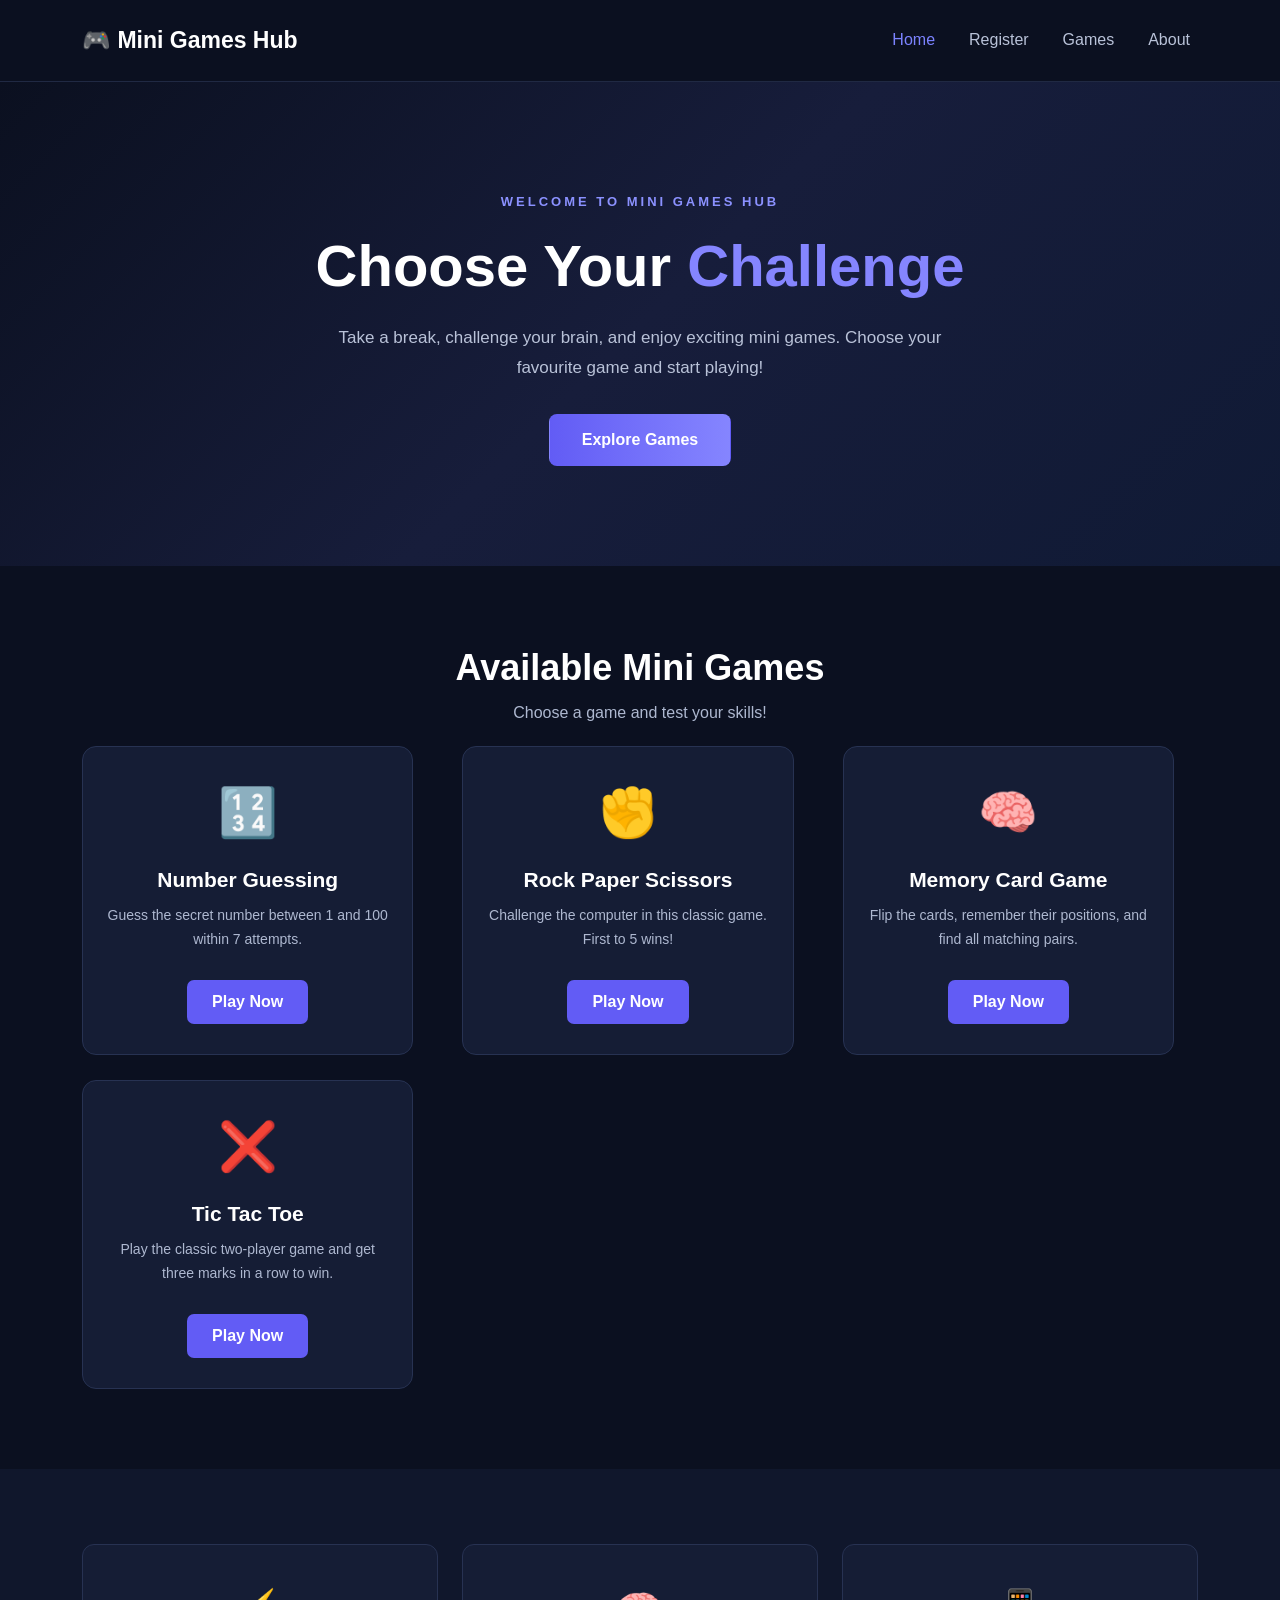
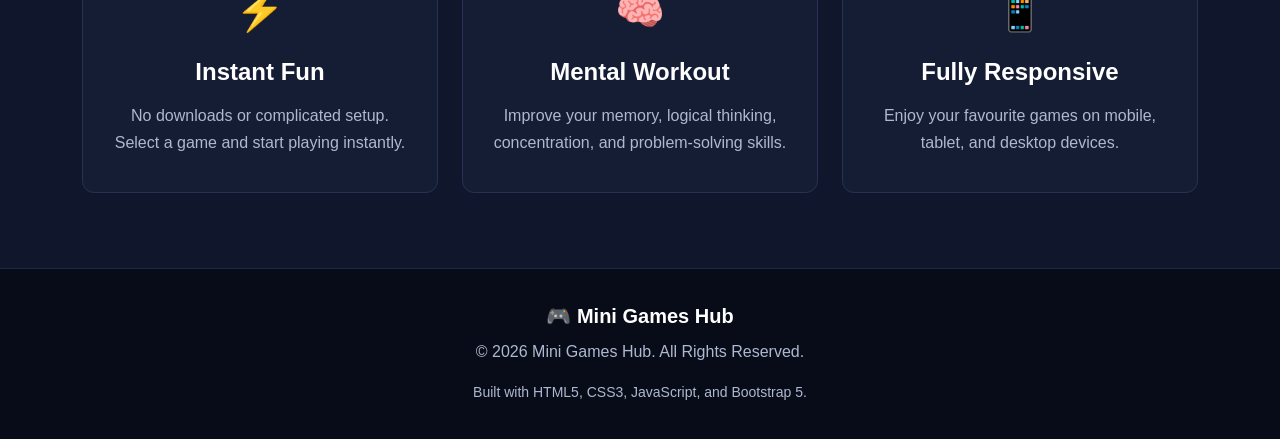
<file: index.html>
<!DOCTYPE html>
<html lang="en">
<head>
    <meta charset="UTF-8">
    <meta name="viewport" content="width=device-width, initial-scale=1.0">

    <title>Mini Games Hub</title>

    <!-- Bootstrap 5 -->
    <link href="https://cdn.jsdelivr.net/npm/bootstrap@5.3.3/dist/css/bootstrap.min.css" rel="stylesheet">

    <!-- Custom CSS -->
    <link rel="stylesheet" href="css/style.css">
</head>

<body>

    <!-- Navigation Bar -->
    <nav class="navbar navbar-expand-lg navbar-dark">
        <div class="container">
            <a class="navbar-brand fw-bold" href="index.html">
                🎮 Mini Games Hub
            </a>

            <button class="navbar-toggler" type="button"
                data-bs-toggle="collapse" data-bs-target="#navbarMenu">
                <span class="navbar-toggler-icon"></span>
            </button>

            <div class="collapse navbar-collapse" id="navbarMenu">
                <ul class="navbar-nav ms-auto">
                    <li class="nav-item">
                        <a class="nav-link active" href="index.html">Home</a>
                    </li>
                    <li class="nav-item">
                        <a class="nav-link" href="register.html">Register</a>
                    </li>
                    <li class="nav-item">
                        <a class="nav-link" href="#games">Games</a>
                    </li>
                    <li class="nav-item">
                        <a class="nav-link" href="about.html">About</a>
                    </li>
                </ul>
            </div>
        </div>
    </nav>

    <!-- Hero Section -->
    <section class="hero-section">
        <div class="container text-center">
            <p class="hero-tag">WELCOME TO MINI GAMES HUB</p>

            <h1>Choose Your <span>Challenge</span></h1>

            <p class="hero-description">
                Take a break, challenge your brain, and enjoy exciting
                mini games. Choose your favourite game and start playing!
            </p>

            <a href="#games" class="btn play-btn">
                Explore Games
            </a>
        </div>
    </section>

    <!-- Games Section -->
    <section class="games-section" id="games">
        <div class="container">

            <div class="section-heading text-center">
                <h2>Available Mini Games</h2>
                <p>Choose a game and test your skills!</p>
            </div>

            <!-- Cards generated using JavaScript -->
            <div class="row g-4" id="gamesContainer"></div>

        </div>
    </section>

    <!-- Features Section -->
    <section class="features-section">
        <div class="container">
            <div class="row g-4">

                <div class="col-md-4">
                    <div class="feature-card">
                        <div class="feature-icon">⚡</div>
                        <h4>Instant Fun</h4>
                        <p>
                            No downloads or complicated setup.
                            Select a game and start playing instantly.
                        </p>
                    </div>
                </div>

                <div class="col-md-4">
                    <div class="feature-card">
                        <div class="feature-icon">🧠</div>
                        <h4>Mental Workout</h4>
                        <p>
                            Improve your memory, logical thinking,
                            concentration, and problem-solving skills.
                        </p>
                    </div>
                </div>

                <div class="col-md-4">
                    <div class="feature-card">
                        <div class="feature-icon">📱</div>
                        <h4>Fully Responsive</h4>
                        <p>
                            Enjoy your favourite games on mobile,
                            tablet, and desktop devices.
                        </p>
                    </div>
                </div>

            </div>
        </div>
    </section>

    <!-- Footer -->
    <footer class="footer">
        <div class="container text-center">
            <h5>🎮 Mini Games Hub</h5>
            <p>© 2026 Mini Games Hub. All Rights Reserved.</p>
            <small>
                Built with HTML5, CSS3, JavaScript, and Bootstrap 5.
            </small>
        </div>
    </footer>

    <!-- Bootstrap JavaScript -->
    <script src="https://cdn.jsdelivr.net/npm/bootstrap@5.3.3/dist/js/bootstrap.bundle.min.js"></script>

    <!-- Custom JavaScript -->
    <script src="js/index.js"></script>

</body>
</html>
</file>
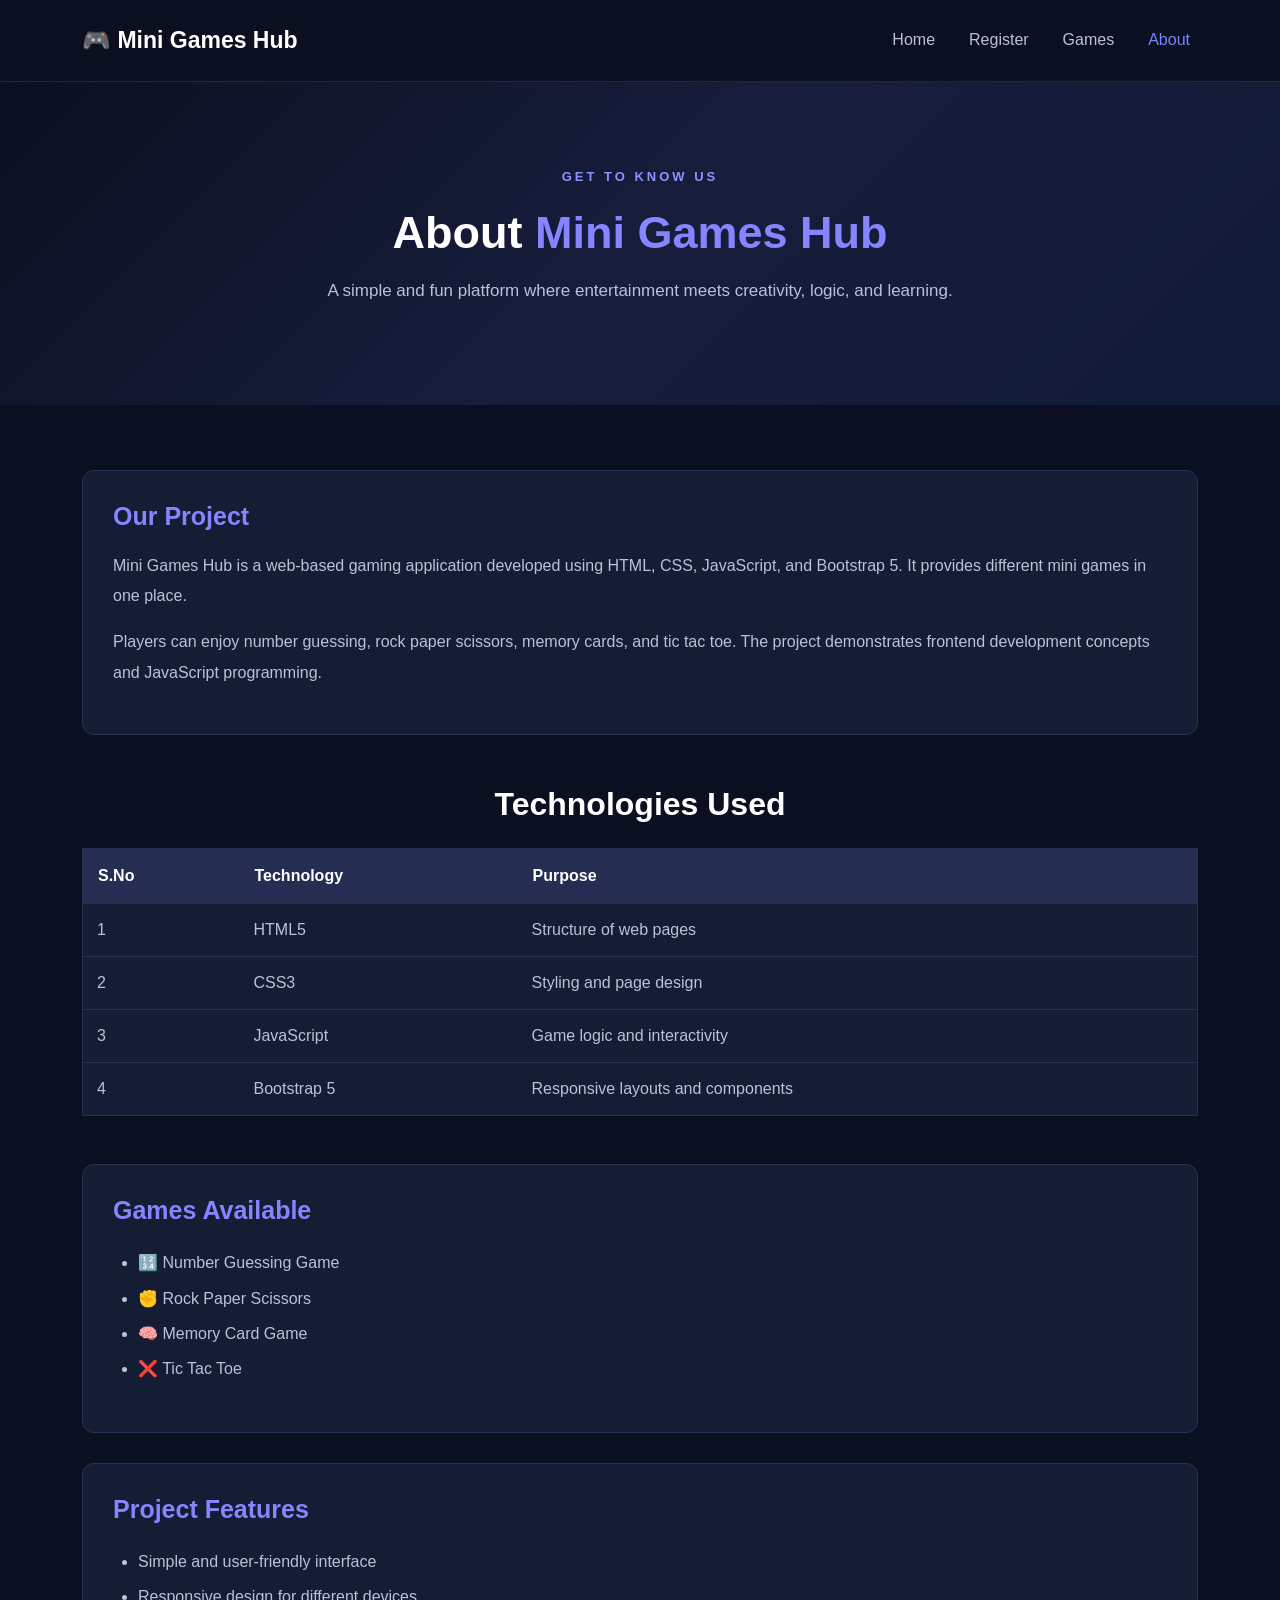
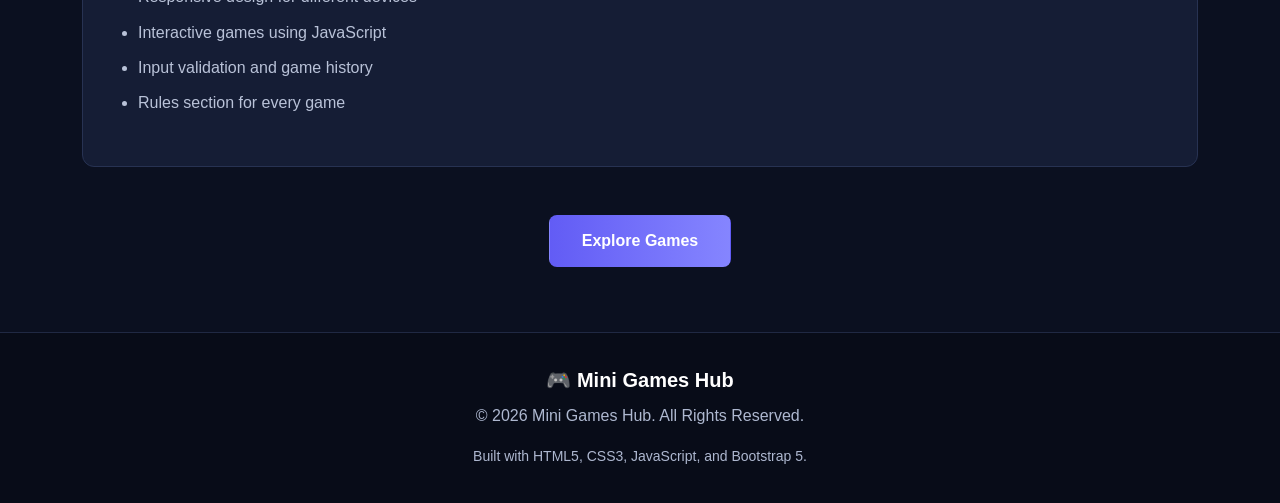
<file: about.html>
<!DOCTYPE html>
<html lang="en">
<head>
    <meta charset="UTF-8">
    <meta name="viewport" content="width=device-width, initial-scale=1.0">

    <title>About - Mini Games Hub</title>

    <link href="https://cdn.jsdelivr.net/npm/bootstrap@5.3.3/dist/css/bootstrap.min.css" rel="stylesheet">
    <link rel="stylesheet" href="css/style.css">
</head>

<body>

    <!-- Navbar -->
    <nav class="navbar navbar-expand-lg navbar-dark">
        <div class="container">

            <a class="navbar-brand fw-bold" href="index.html">
                🎮 Mini Games Hub
            </a>

            <button class="navbar-toggler" type="button"
                data-bs-toggle="collapse" data-bs-target="#navbarMenu">
                <span class="navbar-toggler-icon"></span>
            </button>

            <div class="collapse navbar-collapse" id="navbarMenu">
                <ul class="navbar-nav ms-auto">

                    <li class="nav-item">
                        <a class="nav-link" href="index.html">Home</a>
                    </li>

                    <li class="nav-item">
                        <a class="nav-link" href="register.html">Register</a>
                    </li>

                    <li class="nav-item">
                        <a class="nav-link" href="index.html#games">Games</a>
                    </li>

                    <li class="nav-item">
                        <a class="nav-link active" href="about.html">About</a>
                    </li>

                </ul>
            </div>
        </div>
    </nav>

    <!-- About Hero -->
    <section class="about-hero">
        <div class="container text-center">
            <p class="hero-tag">GET TO KNOW US</p>

            <h1>About <span>Mini Games Hub</span></h1>

            <p>
                A simple and fun platform where entertainment meets
                creativity, logic, and learning.
            </p>
        </div>
    </section>

    <!-- Project Information -->
    <section class="about-section">
        <div class="container">

            <div class="about-content">
                <h2>Our Project</h2>

                <p>
                    Mini Games Hub is a web-based gaming application
                    developed using HTML, CSS, JavaScript, and Bootstrap 5.
                    It provides different mini games in one place.
                </p>

                <p>
                    Players can enjoy number guessing, rock paper scissors,
                    memory cards, and tic tac toe. The project demonstrates
                    frontend development concepts and JavaScript programming.
                </p>
            </div>

            <!-- Technologies -->
            <h2 class="text-center about-heading">Technologies Used</h2>

            <div class="table-responsive">
                <table class="table technology-table">

                    <thead>
                        <tr>
                            <th>S.No</th>
                            <th>Technology</th>
                            <th>Purpose</th>
                        </tr>
                    </thead>

                    <tbody>
                        <tr>
                            <td>1</td>
                            <td>HTML5</td>
                            <td>Structure of web pages</td>
                        </tr>

                        <tr>
                            <td>2</td>
                            <td>CSS3</td>
                            <td>Styling and page design</td>
                        </tr>

                        <tr>
                            <td>3</td>
                            <td>JavaScript</td>
                            <td>Game logic and interactivity</td>
                        </tr>

                        <tr>
                            <td>4</td>
                            <td>Bootstrap 5</td>
                            <td>Responsive layouts and components</td>
                        </tr>
                    </tbody>

                </table>
            </div>

            <!-- Games List -->
            <div class="about-content mt-5">

                <h2>Games Available</h2>

                <ul class="about-game-list">
                    <li>🔢 Number Guessing Game</li>
                    <li>✊ Rock Paper Scissors</li>
                    <li>🧠 Memory Card Game</li>
                    <li>❌ Tic Tac Toe</li>
                </ul>

            </div>

            <!-- Project Features -->
            <div class="about-content mt-4">

                <h2>Project Features</h2>

                <ul class="about-game-list">
                    <li>Simple and user-friendly interface</li>
                    <li>Responsive design for different devices</li>
                    <li>Interactive games using JavaScript</li>
                    <li>Input validation and game history</li>
                    <li>Rules section for every game</li>
                </ul>

            </div>

            <div class="text-center mt-5">
                <a href="index.html#games" class="btn play-btn">
                    Explore Games
                </a>
            </div>

        </div>
    </section>

    <!-- Footer -->
    <footer class="footer">
        <div class="container text-center">
            <h5>🎮 Mini Games Hub</h5>
            <p>© 2026 Mini Games Hub. All Rights Reserved.</p>
            <small>Built with HTML5, CSS3, JavaScript, and Bootstrap 5.</small>
        </div>
    </footer>

</body>
</html>
</file>
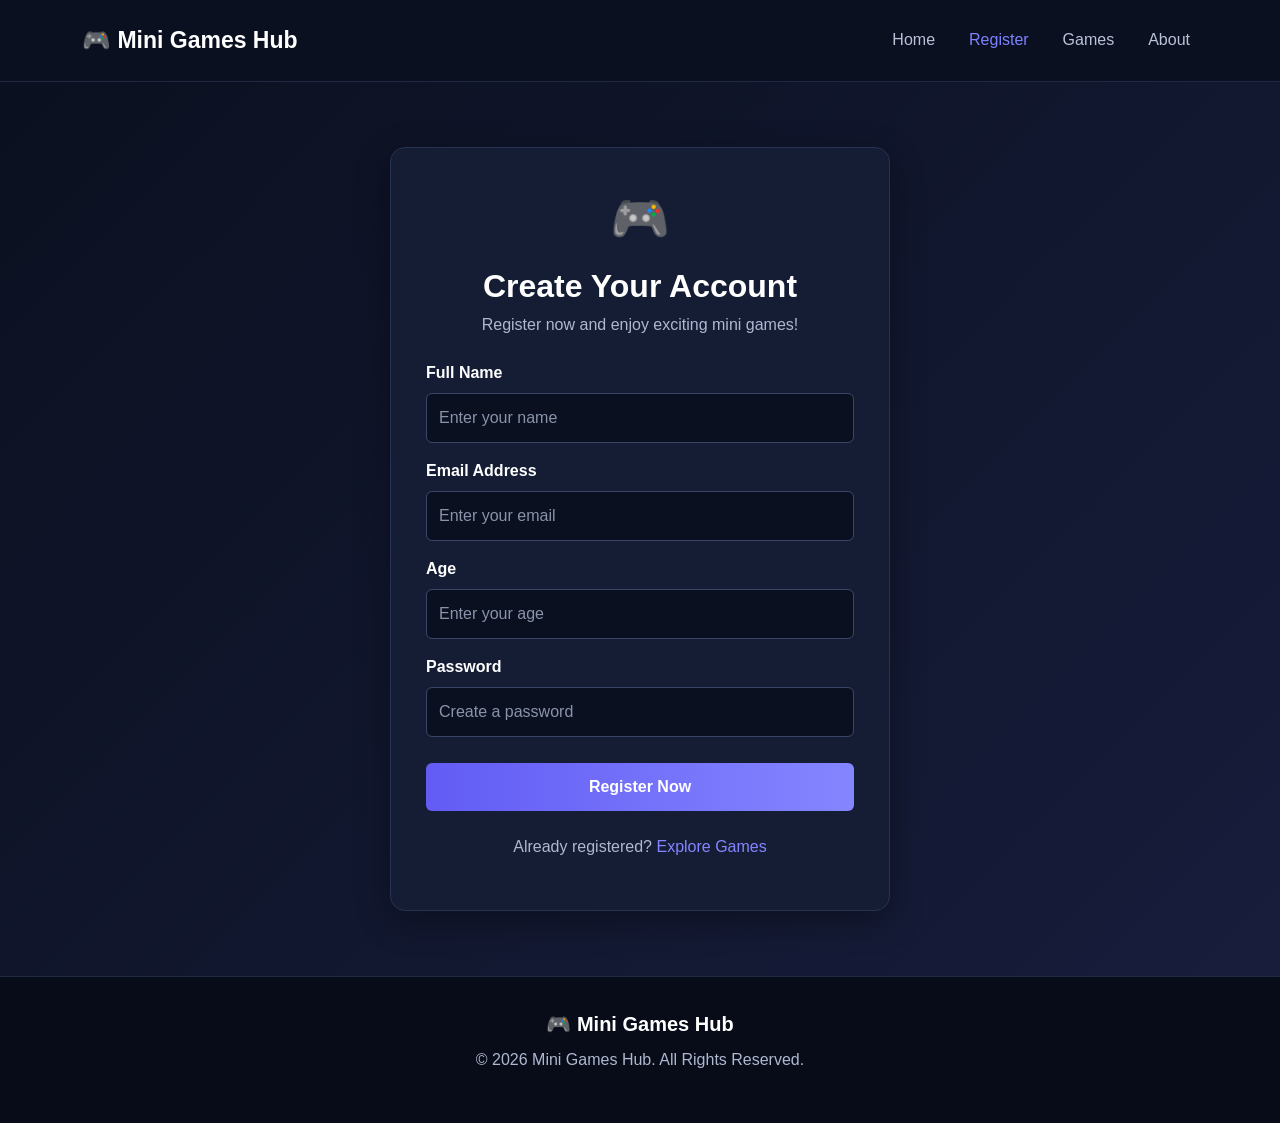
<file: register.html>
<!DOCTYPE html>
<html lang="en">
<head>
    <meta charset="UTF-8">
    <meta name="viewport" content="width=device-width, initial-scale=1.0">

    <title>Register - Mini Games Hub</title>

    <link href="https://cdn.jsdelivr.net/npm/bootstrap@5.3.3/dist/css/bootstrap.min.css" rel="stylesheet">
    <link rel="stylesheet" href="css/style.css">
</head>

<body>

    <!-- Navbar -->
    <nav class="navbar navbar-expand-lg navbar-dark">
        <div class="container">

            <a class="navbar-brand fw-bold" href="index.html">
                🎮 Mini Games Hub
            </a>

            <button class="navbar-toggler" type="button"
                data-bs-toggle="collapse" data-bs-target="#navbarMenu">
                <span class="navbar-toggler-icon"></span>
            </button>

            <div class="collapse navbar-collapse" id="navbarMenu">
                <ul class="navbar-nav ms-auto">
                    <li class="nav-item">
                        <a class="nav-link" href="index.html">Home</a>
                    </li>

                    <li class="nav-item">
                        <a class="nav-link active" href="register.html">Register</a>
                    </li>

                    <li class="nav-item">
                        <a class="nav-link" href="index.html#games">Games</a>
                    </li>

                    <li class="nav-item">
                        <a class="nav-link" href="about.html">About</a>
                    </li>
                </ul>
            </div>

        </div>
    </nav>

    <!-- Registration Section -->
    <section class="register-section">

        <div class="container">

            <div class="register-card">

                <div class="text-center mb-4">
                    <div class="register-icon">🎮</div>

                    <h2>Create Your Account</h2>

                    <p>Register now and enjoy exciting mini games!</p>
                </div>

                <form id="registerForm" novalidate>

                    <!-- Name -->
                    <div class="mb-3">
                        <label for="playerName" class="form-label">
                            Full Name
                        </label>

                        <input type="text" class="form-control"
                            id="playerName"
                            placeholder="Enter your name">

                        <small class="error-message" id="nameError"></small>
                    </div>

                    <!-- Email -->
                    <div class="mb-3">
                        <label for="playerEmail" class="form-label">
                            Email Address
                        </label>

                        <input type="text" class="form-control"
                            id="playerEmail"
                            placeholder="Enter your email">

                        <small class="error-message" id="emailError"></small>
                    </div>

                    <!-- Age -->
                    <div class="mb-3">
                        <label for="playerAge" class="form-label">
                            Age
                        </label>

                        <input type="number" class="form-control"
                            id="playerAge"
                            placeholder="Enter your age">

                        <small class="error-message" id="ageError"></small>
                    </div>

                    <!-- Password -->
                    <div class="mb-3">
                        <label for="playerPassword" class="form-label">
                            Password
                        </label>

                        <input type="password" class="form-control"
                            id="playerPassword"
                            placeholder="Create a password">

                        <small class="error-message" id="passwordError"></small>
                    </div>

                    <button type="submit" class="btn register-btn w-100">
                        Register Now
                    </button>

                    <div id="successMessage" class="success-message mt-3"></div>

                </form>

                <p class="text-center mt-4">
                    Already registered?
                    <a href="index.html">Explore Games</a>
                </p>

            </div>

        </div>

    </section>

    <!-- Footer -->
    <footer class="footer">
        <div class="container text-center">
            <h5>🎮 Mini Games Hub</h5>
            <p>© 2026 Mini Games Hub. All Rights Reserved.</p>
        </div>
    </footer>

    <script src="js/register.js"></script>

</body>
</html>
</file>
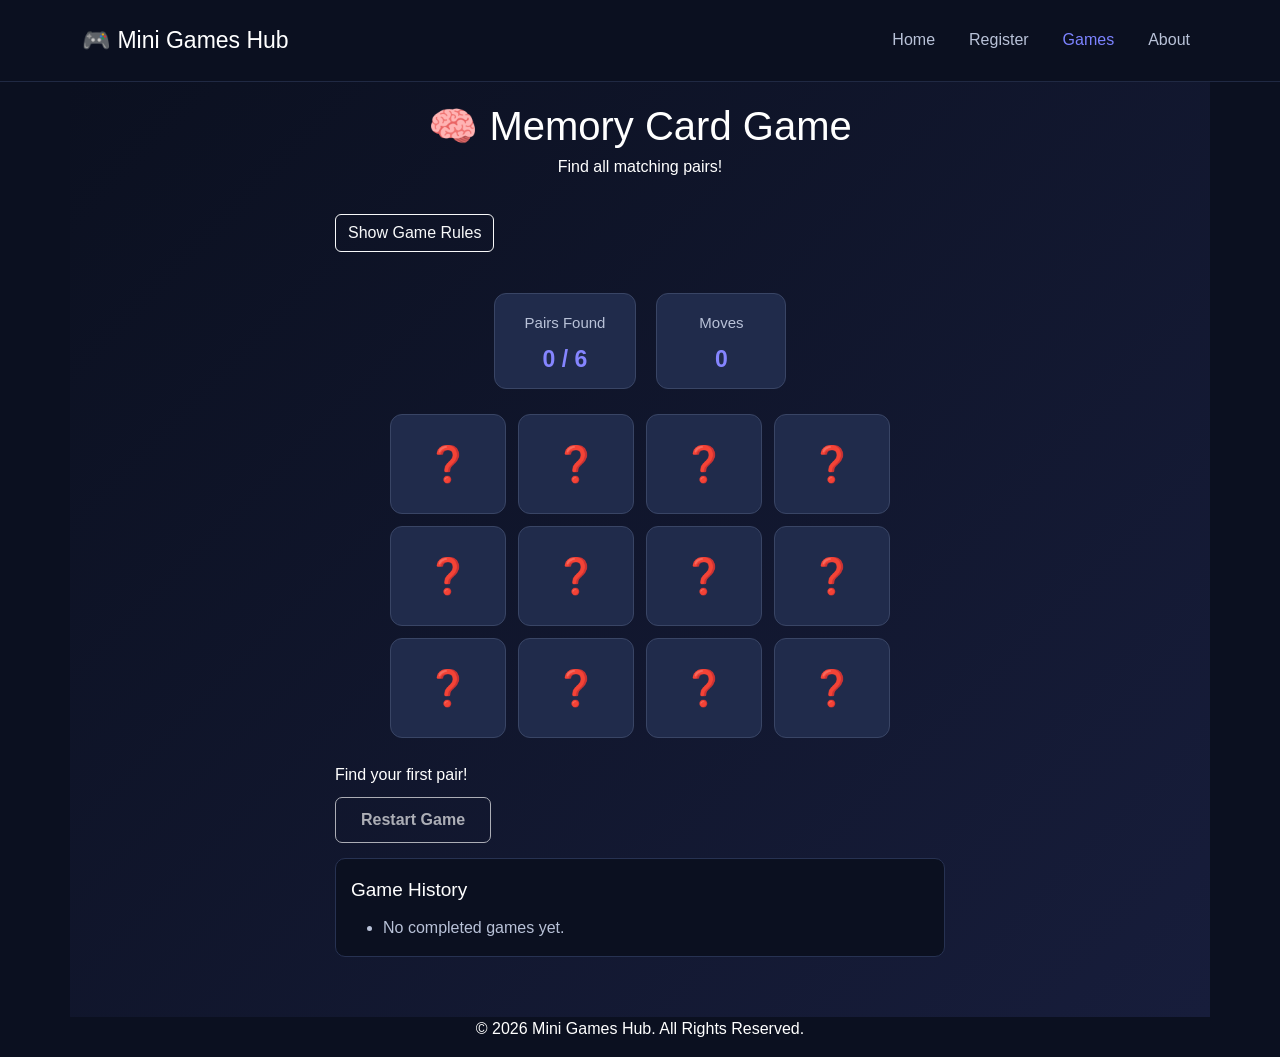
<file: games/memory-game.html>
<!DOCTYPE html>
<html lang="en">
<head>
    <meta charset="UTF-8">
    <meta name="viewport" content="width=device-width, initial-scale=1.0">
    <title>Memory Card Game | Mini Games Hub</title>

    <link href="https://cdn.jsdelivr.net/npm/bootstrap@5.3.3/dist/css/bootstrap.min.css" rel="stylesheet">
    <link rel="stylesheet" href="../css/style.css">
</head>

<body>

    <nav class="navbar navbar-expand-lg navbar-dark">
        <div class="container">
            <a class="navbar-brand" href="../index.html">🎮 Mini Games Hub</a>

            <button class="navbar-toggler" type="button" data-bs-toggle="collapse" data-bs-target="#navbarMenu">
                <span class="navbar-toggler-icon"></span>
            </button>

            <div class="collapse navbar-collapse" id="navbarMenu">
                <ul class="navbar-nav ms-auto">
                    <li class="nav-item"><a class="nav-link" href="../index.html">Home</a></li>
                    <li class="nav-item"><a class="nav-link" href="../register.html">Register</a></li>
                    <li class="nav-item"><a class="nav-link active" href="../index.html#games">Games</a></li>
                    <li class="nav-item"><a class="nav-link" href="../about.html">About</a></li>
                </ul>
            </div>
        </div>
    </nav>

    <main class="container game-page">

        <h1 class="text-center mb-2">🧠 Memory Card Game</h1>
        <p class="text-center game-subtitle">Find all matching pairs!</p>

        <div class="game-container">

            <button id="rulesButton" class="btn btn-outline-light mb-3">
                Show Game Rules
            </button>

            <div id="rulesContent" class="rules-box mb-4" hidden>
                <h5>How to Play</h5>
                <ul>
                    <li>There are 12 cards containing 6 matching pairs.</li>
                    <li>Click two cards to reveal their symbols.</li>
                    <li>Matching cards remain open.</li>
                    <li>Unmatched cards flip back after one second.</li>
                    <li>Find all six pairs to win the game.</li>
                </ul>
            </div>

            <div class="memory-stats">
                <div class="memory-stat">
                    <h5>Pairs Found</h5>
                    <p><span id="pairsFound">0</span> / 6</p>
                </div>

                <div class="memory-stat">
                    <h5>Moves</h5>
                    <p id="movesCount">0</p>
                </div>
            </div>

            <div id="memoryBoard" class="memory-board"></div>

            <div id="memoryResult" class="game-result">
                Find your first pair!
            </div>

            <button id="restartButton" class="btn game-btn mt-3" disabled>
                Restart Game
            </button>

            <div class="history-box mt-4">
                <h4>Game History</h4>
                <ul id="memoryHistory">
                    <li>No completed games yet.</li>
                </ul>
            </div>

        </div>
    </main>

    <footer class="text-center">
        <p>© 2026 Mini Games Hub. All Rights Reserved.</p>
    </footer>

    <script src="../js/memory-game.js"></script>
    <script src="https://cdn.jsdelivr.net/npm/bootstrap@5.3.3/dist/js/bootstrap.bundle.min.js"></script>

</body>
</html>
</file>
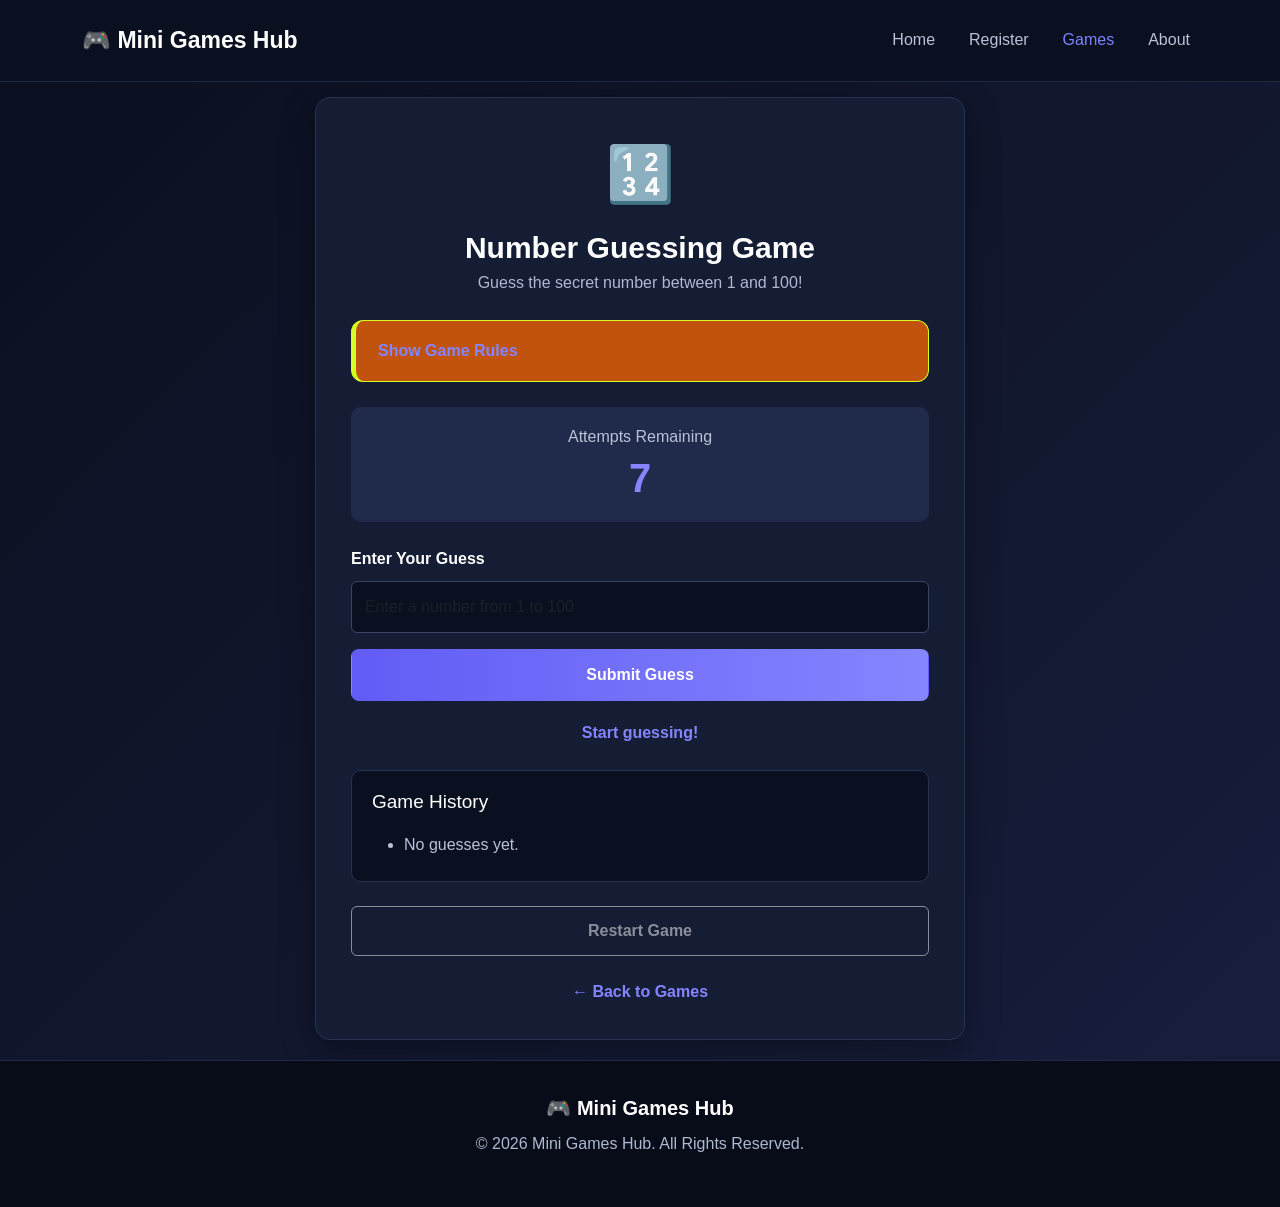
<file: games/number-guessing.html>
<!DOCTYPE html>
<html lang="en">
<head>
    <meta charset="UTF-8">
    <meta name="viewport" content="width=device-width, initial-scale=1.0">

    <title>Number Guessing - Mini Games Hub</title>

    <link href="https://cdn.jsdelivr.net/npm/bootstrap@5.3.3/dist/css/bootstrap.min.css" rel="stylesheet">
    <link rel="stylesheet" href="../css/style.css">
</head>

<body>

    <!-- Navbar -->
    <nav class="navbar navbar-expand-lg navbar-dark">
        <div class="container">

            <a class="navbar-brand fw-bold" href="../index.html">
                🎮 Mini Games Hub
            </a>

            <button class="navbar-toggler" type="button"
                data-bs-toggle="collapse" data-bs-target="#navbarMenu">
                <span class="navbar-toggler-icon"></span>
            </button>

            <div class="collapse navbar-collapse" id="navbarMenu">
                <ul class="navbar-nav ms-auto">
                    <li class="nav-item">
                        <a class="nav-link" href="../index.html">Home</a>
                    </li>

                    <li class="nav-item">
                        <a class="nav-link" href="../register.html">Register</a>
                    </li>

                    <li class="nav-item">
                        <a class="nav-link active" href="../index.html#games">Games</a>
                    </li>

                    <li class="nav-item">
                        <a class="nav-link" href="../about.html">About</a>
                    </li>
                </ul>
            </div>

        </div>
    </nav>

    <!-- Game Section -->
    <section class="game-page">
        <div class="container">

            <div class="game-panel">

                <div class="text-center">
                    <div class="large-game-icon">🔢</div>

                    <h1>Number Guessing Game</h1>

                    <p>Guess the secret number between 1 and 100!</p>
                </div>

                <!-- Rules -->
                <div class="rules-box">

                    <button class="rules-btn" id="rulesButton">
                        Show Game Rules
                    </button>

                    <div class="rules-content" id="rulesContent" hidden>
                        <ul>
                            <li>Guess a number between 1 and 100.</li>
                            <li>You have only 7 attempts.</li>
                            <li>You'll get a hint after each wrong guess.</li>
                            <li>Guess correctly to win!</li>
                        </ul>
                    </div>

                </div>

                <!-- Game Information -->
                <div class="game-info text-center">
                    <h4>Attempts Remaining</h4>
                    <h2 id="attemptsRemaining">7</h2>
                </div>

                <!-- Input -->
                <div class="guess-input-area">

                    <label for="guessInput">Enter Your Guess</label>

                    <input type="number" id="guessInput"
                        class="form-control"
                        placeholder="Enter a number from 1 to 100"
                        min="1" max="100">

                    <button class="btn play-btn w-100 mt-3" id="guessButton">
                        Submit Guess
                    </button>

                    <p id="message" class="game-message">
                        Start guessing!
                    </p>

                </div>

                <!-- History -->
                <div class="history-box">

                    <h4>Game History</h4>

                    <ul id="guessHistory">
                        <li>No guesses yet.</li>
                    </ul>

                </div>

                <!-- Restart -->
                <button class="btn restart-btn w-100 mt-4"
                    id="restartButton" disabled>
                    Restart Game
                </button>

                <div class="text-center mt-4">
                    <a href="../index.html#games" class="back-link">
                        ← Back to Games
                    </a>
                </div>

            </div>

        </div>
    </section>

    <!-- Footer -->
    <footer class="footer">
        <div class="container text-center">
            <h5>🎮 Mini Games Hub</h5>
            <p>© 2026 Mini Games Hub. All Rights Reserved.</p>
        </div>
    </footer>

    <script src="../js/number-guessing.js"></script>

</body>
</html>
</file>
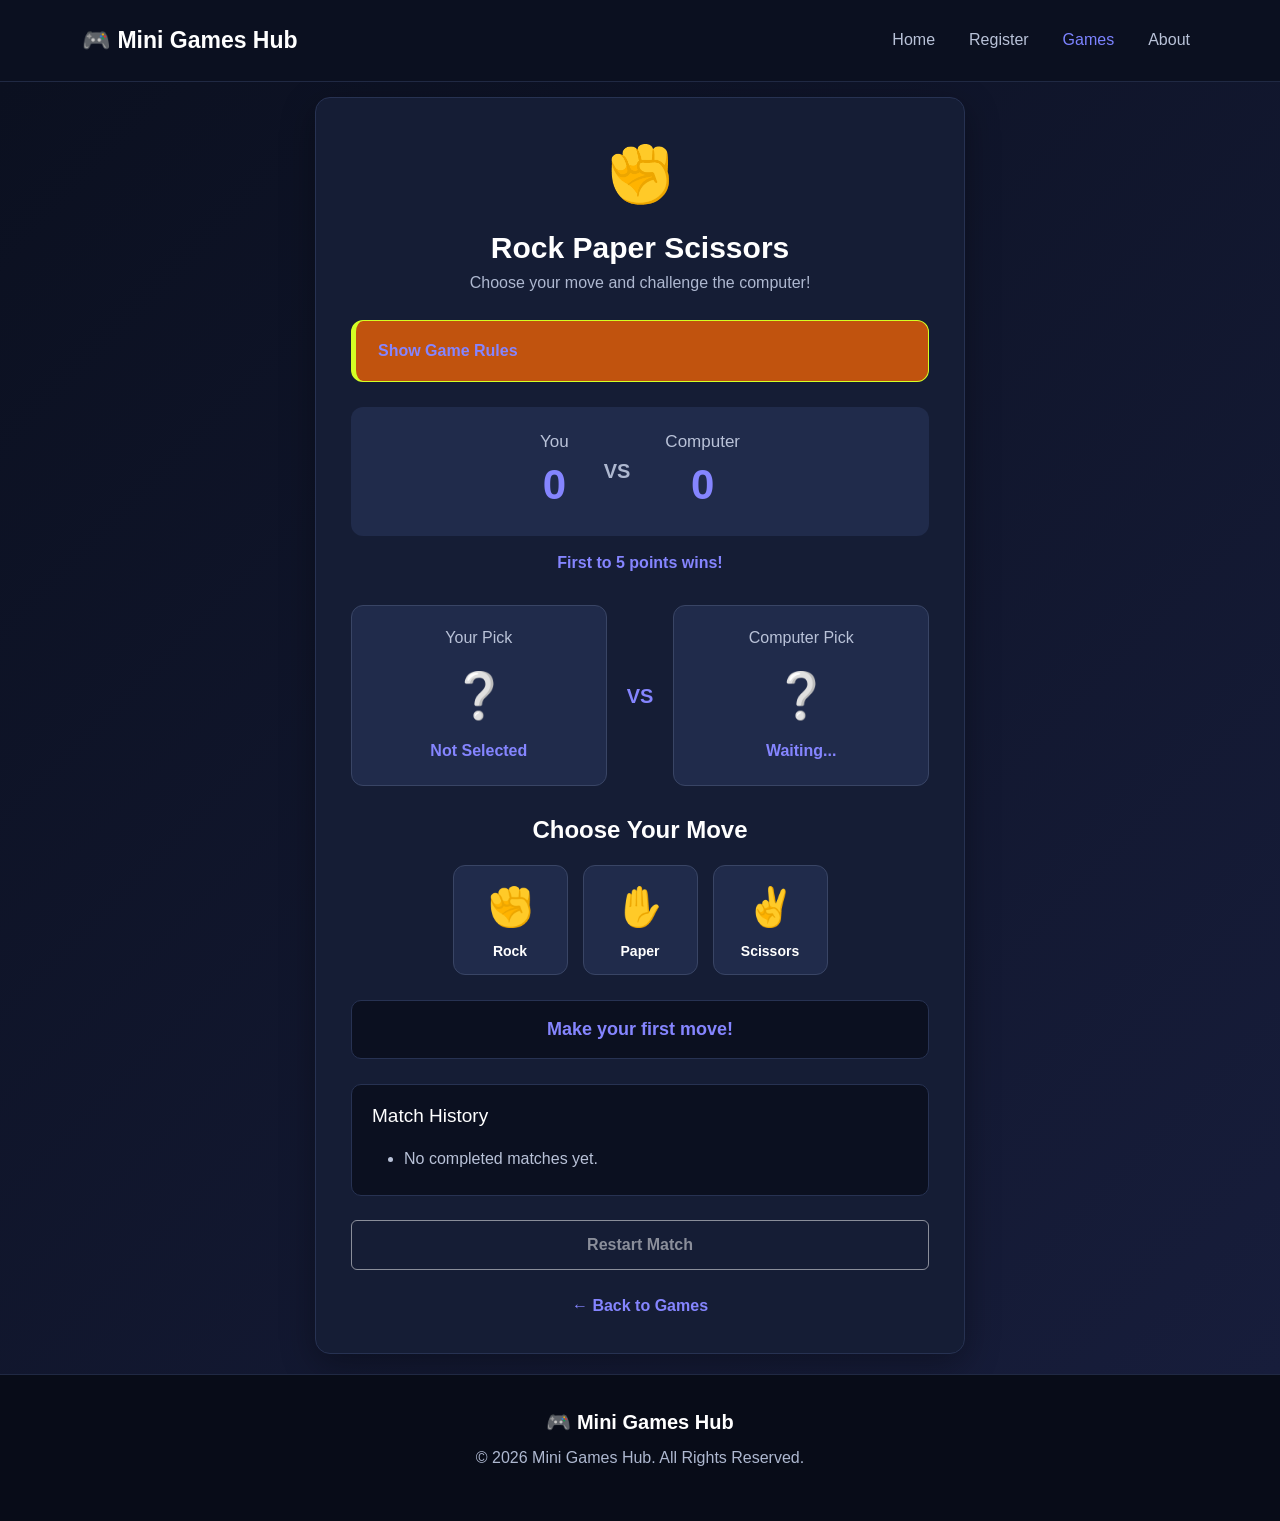
<file: games/rock-paper-scissors.html>
<!DOCTYPE html>
<html lang="en">
<head>
    <meta charset="UTF-8">
    <meta name="viewport" content="width=device-width, initial-scale=1.0">

    <title>Rock Paper Scissors - Mini Games Hub</title>

    <link href="https://cdn.jsdelivr.net/npm/bootstrap@5.3.3/dist/css/bootstrap.min.css" rel="stylesheet">
    <link rel="stylesheet" href="../css/style.css">
</head>

<body>

    <!-- Navbar -->
    <nav class="navbar navbar-expand-lg navbar-dark">
        <div class="container">

            <a class="navbar-brand fw-bold" href="../index.html">
                🎮 Mini Games Hub
            </a>

            <button class="navbar-toggler" type="button"
                data-bs-toggle="collapse" data-bs-target="#navbarMenu">
                <span class="navbar-toggler-icon"></span>
            </button>

            <div class="collapse navbar-collapse" id="navbarMenu">
                <ul class="navbar-nav ms-auto">
                    <li class="nav-item">
                        <a class="nav-link" href="../index.html">Home</a>
                    </li>
                    <li class="nav-item">
                        <a class="nav-link" href="../register.html">Register</a>
                    </li>
                    <li class="nav-item">
                        <a class="nav-link active" href="../index.html#games">Games</a>
                    </li>
                    <li class="nav-item">
                        <a class="nav-link" href="../about.html">About</a>
                    </li>
                </ul>
            </div>
        </div>
    </nav>

    <!-- Game Section -->
    <section class="game-page">
        <div class="container">

            <div class="game-panel">

                <div class="text-center">
                    <div class="large-game-icon">✊</div>
                    <h1>Rock Paper Scissors</h1>
                    <p>Choose your move and challenge the computer!</p>
                </div>

                <!-- Rules -->
                <div class="rules-box">

                    <button class="rules-btn" id="rulesButton">
                        Show Game Rules
                    </button>

                    <div class="rules-content" id="rulesContent" hidden>
                        <ul>
                            <li>Rock beats Scissors.</li>
                            <li>Scissors beats Paper.</li>
                            <li>Paper beats Rock.</li>
                            <li>Same choices result in a draw.</li>
                            <li>First to score 5 points wins the match.</li>
                        </ul>
                    </div>

                </div>

                <!-- Score Board -->
                <div class="score-board">

                    <div class="score-item">
                        <h4>You</h4>
                        <h2 id="playerScore">0</h2>
                    </div>

                    <div class="score-divider">VS</div>

                    <div class="score-item">
                        <h4>Computer</h4>
                        <h2 id="computerScore">0</h2>
                    </div>

                </div>

                <p class="text-center score-instruction">
                    First to 5 points wins!
                </p>

                <!-- Choices -->
               
<!-- Player and Computer Choices Display -->

<div class="pick-display">

    <div class="pick-box">
        <h4>Your Pick</h4>
        <div id="playerPick">❔</div>
        <p id="playerPickName">Not Selected</p>
    </div>

    <div class="pick-vs">VS</div>

    <div class="pick-box">
        <h4>Computer Pick</h4>
        <div id="computerPick">❔</div>
        <p id="computerPickName">Waiting...</p>
    </div>

</div>

<!-- Choices -->

<h4 class="text-center choice-heading">Choose Your Move</h4>

<div class="choice-buttons">

    <button class="choice-btn" data-choice="Rock">
        ✊
        <span>Rock</span>
    </button>

    <button class="choice-btn" data-choice="Paper">
        ✋
        <span>Paper</span>
    </button>

    <button class="choice-btn" data-choice="Scissors">
        ✌️
        <span>Scissors</span>
    </button>

</div>

<!-- Round Result -->

<div class="round-result" id="roundResult">
    Make your first move!
</div>

<!-- Match History -->

<div class="history-box">

    <h4>Match History</h4>

    <ul id="matchHistory">
        <li>No completed matches yet.</li>
    </ul>

</div>
                <!-- Restart -->
                <button class="btn restart-btn w-100 mt-4"
                    id="restartButton" disabled>
                    Restart Match
                </button>

                <div class="text-center mt-4">
                    <a href="../index.html#games" class="back-link">
                        ← Back to Games
                    </a>
                </div>

            </div>
        </div>
    </section>

    <!-- Footer -->
    <footer class="footer">
        <div class="container text-center">
            <h5>🎮 Mini Games Hub</h5>
            <p>© 2026 Mini Games Hub. All Rights Reserved.</p>
        </div>
    </footer>

    <script src="../js/rock-paper-scissors.js"></script>

</body>
</html>
</file>
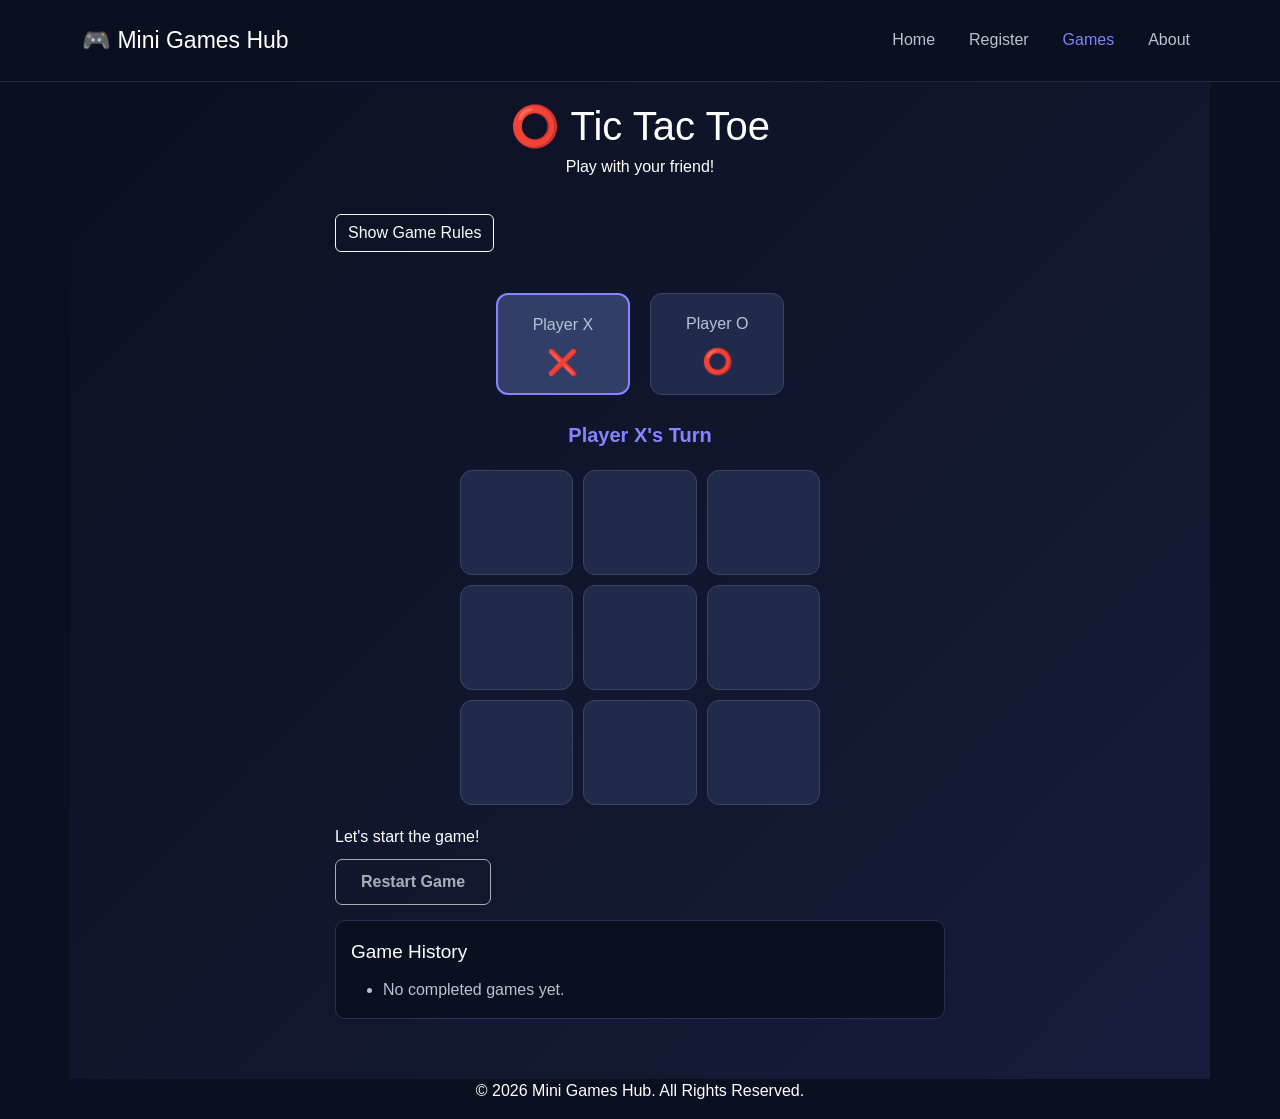
<file: games/tic-tac-toe.html>
<!DOCTYPE html>
<html lang="en">
<head>
    <meta charset="UTF-8">
    <meta name="viewport" content="width=device-width, initial-scale=1.0">

    <title>Tic Tac Toe | Mini Games Hub</title>

    <link href="https://cdn.jsdelivr.net/npm/bootstrap@5.3.3/dist/css/bootstrap.min.css" rel="stylesheet">
    <link rel="stylesheet" href="../css/style.css">
</head>

<body>

    <nav class="navbar navbar-expand-lg navbar-dark">
        <div class="container">

            <a class="navbar-brand" href="../index.html">
                🎮 Mini Games Hub
            </a>

            <button class="navbar-toggler" type="button"
                data-bs-toggle="collapse" data-bs-target="#navbarMenu">

                <span class="navbar-toggler-icon"></span>

            </button>

            <div class="collapse navbar-collapse" id="navbarMenu">

                <ul class="navbar-nav ms-auto">
                    <li class="nav-item">
                        <a class="nav-link" href="../index.html">Home</a>
                    </li>

                    <li class="nav-item">
                        <a class="nav-link" href="../register.html">Register</a>
                    </li>

                    <li class="nav-item">
                        <a class="nav-link active" href="../index.html#games">Games</a>
                    </li>

                    <li class="nav-item">
                        <a class="nav-link" href="../about.html">About</a>
                    </li>
                </ul>

            </div>
        </div>
    </nav>


    <main class="container game-page">

        <h1 class="text-center mb-2">⭕ Tic Tac Toe</h1>

        <p class="text-center game-subtitle">
            Play with your friend!
        </p>


        <div class="game-container">

            <button id="rulesButton" class="btn btn-outline-light mb-3">
                Show Game Rules
            </button>


            <div id="rulesContent" class="rules-box mb-4" hidden>

                <h5>How to Play</h5>

                <ul>
                    <li>This game is for two players.</li>
                    <li>Player X starts first.</li>
                    <li>Players take turns selecting empty boxes.</li>
                    <li>Get three symbols in a row, column, or diagonal to win.</li>
                    <li>If all boxes are filled without a winner, the game is a draw.</li>
                </ul>

            </div>


            <div class="tic-player-info">

                <div class="tic-player" id="playerX">
                    <h4>Player X</h4>
                    <p>❌</p>
                </div>

                <div class="tic-player" id="playerO">
                    <h4>Player O</h4>
                    <p>⭕</p>
                </div>

            </div>


            <div id="turnMessage" class="turn-message">
                Player X's Turn
            </div>


            <div class="tic-board">

                <button class="tic-cell" data-index="0"></button>
                <button class="tic-cell" data-index="1"></button>
                <button class="tic-cell" data-index="2"></button>

                <button class="tic-cell" data-index="3"></button>
                <button class="tic-cell" data-index="4"></button>
                <button class="tic-cell" data-index="5"></button>

                <button class="tic-cell" data-index="6"></button>
                <button class="tic-cell" data-index="7"></button>
                <button class="tic-cell" data-index="8"></button>

            </div>


            <div id="ticResult" class="game-result">
                Let's start the game!
            </div>


            <button id="restartButton" class="btn game-btn mt-3" disabled>
                Restart Game
            </button>


            <div class="history-box mt-4">

                <h4>Game History</h4>

                <ul id="ticHistory">
                    <li>No completed games yet.</li>
                </ul>

            </div>

        </div>

    </main>


    <footer class="text-center">
        <p>© 2026 Mini Games Hub. All Rights Reserved.</p>
    </footer>


    <script src="../js/tic-tac-toe.js"></script>

    <script src="https://cdn.jsdelivr.net/npm/bootstrap@5.3.3/dist/js/bootstrap.bundle.min.js"></script>

</body>
</html>
</file>
<file: css/style.css>
/* GENERAL SETTINGS */

* {
    margin: 0;
    padding: 0;
    box-sizing: border-box;
}

html {
    scroll-behavior: smooth;
}

body {
    background-color: #0b1020;
    color: #ffffff;
    font-family: Arial, sans-serif;
}

/* NAVBAR */

.navbar {
    background-color: #0b1020;
    padding: 18px 0;
    border-bottom: 1px solid #202943;
}

.navbar-brand {
    font-size: 23px;
    color: #ffffff !important;
}

.nav-link {
    color: #b9c2d8 !important;
    margin-left: 18px;
    transition: 0.3s;
}

.nav-link:hover,
.nav-link.active {
    color: #7c83ff !important;
}

/* HERO SECTION */

.hero-section {
    padding: 110px 20px 100px;
    background: linear-gradient(135deg, #0b1020, #171d3b, #101a35);
}

.hero-tag {
    color: #8b91ff;
    font-size: 13px;
    font-weight: bold;
    letter-spacing: 3px;
    margin-bottom: 20px;
}

.hero-section h1 {
    font-size: 58px;
    font-weight: 800;
    margin-bottom: 22px;
}

.hero-section h1 span {
    color: #8585ff;
}

.hero-description {
    color: #b9c2d8;
    font-size: 17px;
    max-width: 650px;
    margin: 0 auto 30px;
    line-height: 1.8;
}

.play-btn {
    background: linear-gradient(90deg, #625cf5, #8585ff);
    color: white;
    padding: 13px 32px;
    border-radius: 8px;
    font-weight: bold;
    transition: 0.3s;
}

.play-btn:hover {
    color: white;
    transform: translateY(-3px);
    box-shadow: 0 5px 20px #625cf566;
}

/* GAMES SECTION */

.games-section {
    padding: 80px 0;
    background-color: #0b1020;
}

.section-heading {
    margin-bottom: 45px;
}

.section-heading h2 {
    font-size: 36px;
    font-weight: bold;
    margin-bottom: 12px;
}

.section-heading p {
    color: #aeb8d0;
}

/* GAME CARDS */

.game-card {
    background-color: #151d35;
    border: 1px solid #273252;
    border-radius: 14px;
    padding: 30px 22px;
    height: 100%;
    text-align: center;
    transition: 0.3s;
}

.game-card:hover {
    transform: translateY(-8px);
    border-color: #8585ff;
    box-shadow: 0 10px 30px #00000055;
}

.game-icon {
    font-size: 48px;
    margin-bottom: 18px;
}

.game-card h4 {
    font-size: 21px;
    margin-bottom: 12px;
    font-weight: bold;
}

.game-card p {
    color: #aeb8d0;
    font-size: 14px;
    line-height: 1.7;
    min-height: 48px;
}

.game-btn {
    display: inline-block;
    margin-top: 12px;
    background-color: #625cf5;
    color: white;
    padding: 10px 25px;
    border-radius: 7px;
    text-decoration: none;
    font-weight: bold;
    transition: 0.3s;
}

.game-btn:hover {
    background-color: #8585ff;
    color: white;
}

/* FEATURES SECTION */

.features-section {
    background-color: #10172c;
    padding: 75px 0;
}

.feature-card {
    background-color: #151d35;
    border: 1px solid #273252;
    border-radius: 12px;
    padding: 35px 25px;
    text-align: center;
    height: 100%;
    transition: 0.3s;
}

.feature-card:hover {
    transform: translateY(-5px);
    border-color: #8585ff;
}

.feature-icon {
    font-size: 40px;
    margin-bottom: 18px;
}

.feature-card h4 {
    font-weight: bold;
    margin-bottom: 15px;
}

.feature-card p {
    color: #aeb8d0;
    line-height: 1.7;
    margin-bottom: 0;
}

/* FOOTER */

.footer {
    background-color: #080c18;
    border-top: 1px solid #202943;
    padding: 35px 15px;
}

.footer h5 {
    font-weight: bold;
    margin-bottom: 12px;
}

.footer p,
.footer small {
    color: #aeb8d0;
}

/* RESPONSIVE DESIGN */

@media (max-width: 768px) {

    .hero-section {
        padding: 80px 15px;
    }

    .hero-section h1 {
        font-size: 38px;
    }

    .hero-description {
        font-size: 15px;
    }

    .section-heading h2 {
        font-size: 28px;
    }

    .navbar-nav {
        padding-top: 15px;
    }

    .nav-link {
        margin-left: 0;
    }
}

/* REGISTRATION PAGE */

.register-section {
    min-height: 85vh;
    padding: 65px 15px;
    display: flex;
    align-items: center;
    background: linear-gradient(135deg, #0b1020, #171d3b);
}

.register-card {
    max-width: 500px;
    width: 100%;
    margin: auto;
    padding: 35px;
    background-color: #151d35;
    border: 1px solid #273252;
    border-radius: 15px;
    box-shadow: 0 10px 35px #00000055;
}

.register-icon {
    font-size: 48px;
    margin-bottom: 12px;
}

.register-card h2 {
    font-weight: bold;
    color: white;
}

.register-card p {
    color: #aeb8d0;
}

.register-card .form-label {
    color: #ffffff;
    font-weight: 600;
}

.register-card .form-control {
    background-color: #0b1020;
    color: white;
    border: 1px solid #394565;
    padding: 12px;
}

.register-card .form-control:focus {
    background-color: #0b1020;
    color: white;
    border-color: #8585ff;
    box-shadow: 0 0 8px #8585ff55;
}

.register-card .form-control::placeholder {
    color: #8993aa;
}

.register-btn {
    background: linear-gradient(90deg, #625cf5, #8585ff);
    color: white;
    font-weight: bold;
    padding: 12px;
    border: none;
    margin-top: 10px;
}

.register-btn:hover {
    background: #8585ff;
    color: white;
}

.register-card a {
    color: #8585ff;
    text-decoration: none;
}

.error-message {
    color: #ff7777;
    display: block;
    margin-top: 5px;
}

.success-message {
    color: #66e6a1;
    text-align: center;
    font-weight: bold;
}

/* ABOUT PAGE */

.about-hero {
    padding: 85px 20px;
    background: linear-gradient(135deg, #0b1020, #171d3b, #101a35);
}

.about-hero h1 {
    font-size: 45px;
    font-weight: 800;
    margin-bottom: 18px;
}

.about-hero h1 span {
    color: #8585ff;
}

.about-hero p:not(.hero-tag) {
    color: #b9c2d8;
    font-size: 17px;
}

.about-section {
    background-color: #0b1020;
    padding: 65px 0;
}

.about-content {
    background-color: #151d35;
    border: 1px solid #273252;
    border-radius: 12px;
    padding: 30px;
    margin-bottom: 30px;
}

.about-content h2 {
    color: #8585ff;
    font-size: 25px;
    font-weight: bold;
    margin-bottom: 20px;
}

.about-content p {
    color: #b9c2d8;
    line-height: 1.9;
}

.about-heading {
    color: white;
    font-weight: bold;
    margin: 50px 0 25px;
}

.technology-table {
    background-color: #151d35;
    border: 1px solid #273252;
    color: white;
    margin-bottom: 0;
}

.technology-table th {
    background-color: #252e52;
    color: #ffffff;
    padding: 15px;
}

.technology-table td {
    background-color: #151d35;
    color: #b9c2d8;
    padding: 14px;
}

.technology-table tr:hover td {
    background-color: #202b4b;
}

.about-game-list {
    color: #b9c2d8;
    line-height: 2.2;
    padding-left: 25px;
}

@media (max-width: 768px) {

    .about-hero h1 {
        font-size: 32px;
    }

    .about-content {
        padding: 22px;
    }

    .about-section {
        padding: 40px 0;
    }
}


/* GAME PAGE COMMON DESIGN */

.game-page {
    min-height: 85vh;
    padding: 55px 15px;
    background: linear-gradient(135deg, #0b1020, #171d3b);
}

.game-panel {
    max-width: 650px;
    margin: auto;
    padding: 35px;
    background-color: #151d35;
    border: 1px solid #273252;
    border-radius: 15px;
    box-shadow: 0 10px 35px #00000055;
}

.large-game-icon {
    font-size: 55px;
    margin-bottom: 15px;
}

.game-panel h1 {
    font-size: 30px;
    font-weight: bold;
    color: white;
}

.game-panel > .text-center p {
    color: #aeb8d0;
}

/* RULES */

.rules-box {
    margin: 25px 0;
    padding: 15px;
    background-color: #0b1020;
    border: 1px solid #273252;
    border-radius: 10px;
}

.rules-btn {
    background: none;
    border: none;
    color: #8585ff;
    font-weight: bold;
    cursor: pointer;
}

.rules-content {
    margin-top: 15px;
    color: #b9c2d8;
    line-height: 2;
}

/* GAME INFORMATION */

.game-info {
    margin: 25px 0;
    padding: 20px;
    background-color: #202b4b;
    border-radius: 10px;
}

.game-info h4 {
    color: #b9c2d8;
    font-size: 16px;
}

.game-info h2 {
    color: #8585ff;
    font-size: 40px;
    font-weight: bold;
    margin: 0;
}

/* INPUT AREA */

.guess-input-area label {
    color: white;
    margin-bottom: 10px;
    font-weight: bold;
}

.guess-input-area .form-control {
    background-color: #0b1020;
    color: white;
    border: 1px solid #394565;
    padding: 13px;
}

.guess-input-area .form-control:focus {
    background-color: #0b1020;
    color: white;
    border-color: #8585ff;
    box-shadow: 0 0 8px #8585ff55;
}

.game-message {
    color: #8585ff;
    text-align: center;
    margin-top: 20px;
    font-weight: bold;
}

/* HISTORY */

.history-box {
    margin-top: 25px;
    padding: 20px;
    background-color: #0b1020;
    border: 1px solid #273252;
    border-radius: 10px;
}

.history-box h4 {
    color: white;
    font-size: 19px;
    margin-bottom: 15px;
}

.history-box ul {
    color: #b9c2d8;
    line-height: 2;
    margin-bottom: 0;
}

/* RESTART BUTTON */

.restart-btn {
    background-color: #252e52;
    color: white;
    border: 1px solid #8585ff;
    padding: 12px;
    font-weight: bold;
}

.restart-btn:hover:not(:disabled) {
    background-color: #625cf5;
    color: white;
}

.restart-btn:disabled {
    opacity: 0.5;
}

/* BACK LINK */

.back-link {
    color: #8585ff;
    text-decoration: none;
    font-weight: bold;
}

.back-link:hover {
    color: white;
}

/* RESPONSIVE */

@media (max-width: 576px) {

    .game-panel {
        padding: 22px;
    }

    .game-panel h1 {
        font-size: 24px;
    }

    .large-game-icon {
        font-size: 45px;
    }
}

/* ROCK PAPER SCISSORS */

.score-board {
    display: flex;
    align-items: center;
    justify-content: center;
    gap: 35px;
    padding: 25px;
    background-color: #202b4b;
    border-radius: 12px;
    margin-top: 25px;
}

.score-item {
    text-align: center;
}

.score-item h4 {
    color: #b9c2d8;
    font-size: 17px;
}

.score-item h2 {
    color: #8585ff;
    font-size: 42px;
    font-weight: bold;
    margin: 0;
}

.score-divider {
    color: #aeb8d0;
    font-weight: bold;
    font-size: 20px;
}

.score-instruction {
    color: #8585ff;
    margin-top: 15px;
    font-weight: bold;
}

.choice-heading {
    color: white;
    margin: 30px 0 20px;
    font-weight: bold;
}

.choice-buttons {
    display: flex;
    justify-content: center;
    gap: 15px;
}

.choice-btn {
    width: 115px;
    height: 110px;
    background-color: #202b4b;
    border: 1px solid #394565;
    border-radius: 12px;
    color: white;
    font-size: 38px;
    display: flex;
    flex-direction: column;
    align-items: center;
    justify-content: center;
    gap: 5px;
    cursor: pointer;
    transition: 0.3s;
}

.choice-btn span {
    font-size: 14px;
    font-weight: bold;
}

.choice-btn:hover:not(:disabled) {
    background-color: #625cf5;
    border-color: #8585ff;
    transform: translateY(-5px);
}

.choice-btn:disabled {
    opacity: 0.45;
    cursor: not-allowed;
}

.round-result {
    margin-top: 25px;
    padding: 15px;
    background-color: #0b1020;
    border: 1px solid #273252;
    border-radius: 10px;
    text-align: center;
    color: #8585ff;
    font-weight: bold;
    font-size: 18px;
}

.choice-display {
    color: #b9c2d8;
    margin-top: 12px;
}

@media (max-width: 576px) {

    .score-board {
        gap: 15px;
        padding: 18px 10px;
    }

    .choice-buttons {
        gap: 8px;
    }

    .choice-btn {
        width: 95px;
        height: 95px;
        font-size: 30px;
    }
}

/* PLAYER AND COMPUTER PICK DISPLAY */

.pick-display {
    display: flex;
    align-items: center;
    justify-content: center;
    gap: 20px;
    margin: 30px 0;
}

.pick-box {
    flex: 1;
    text-align: center;
    padding: 22px 10px;
    background-color: #202b4b;
    border: 1px solid #394565;
    border-radius: 12px;
}

.pick-box h4 {
    color: #b9c2d8;
    font-size: 16px;
    margin-bottom: 15px;
}

.pick-box div {
    font-size: 45px;
    margin-bottom: 10px;
}

.pick-box p {
    color: #8585ff;
    font-weight: bold;
    margin-bottom: 0;
}

.pick-vs {
    color: #8585ff;
    font-size: 20px;
    font-weight: bold;
}

@media (max-width: 576px) {

    .pick-display {
        gap: 8px;
    }

    .pick-box {
        padding: 18px 5px;
    }

    .pick-box div {
        font-size: 35px;
    }

}

/* MEMORY CARD GAME */

.memory-stats {
    display: flex;
    justify-content: center;
    gap: 20px;
    margin: 25px 0;
}

.memory-stat {
    background-color: #202b4b;
    border: 1px solid #394565;
    border-radius: 12px;
    padding: 12px 30px;
    text-align: center;
    min-width: 130px;
}

.memory-stat h5 {
    color: #b9c2d8;
    font-size: 15px;
}

.memory-stat p {
    color: #8585ff;
    font-size: 23px;
    font-weight: bold;
    margin: 5px 0 0;
}

.memory-board {
    display: grid;
    grid-template-columns: repeat(4, 1fr);
    gap: 12px;
    max-width: 500px;
    margin: 25px auto;
}

.memory-card {
    height: 100px;
    border: 1px solid #394565;
    border-radius: 12px;
    background-color: #202b4b;
    color: #ffffff;
    font-size: 35px;
    cursor: pointer;
    transition: 0.2s;
}

.memory-card:hover:not(:disabled) {
    background-color: #303e68;
    transform: scale(1.03);
}

.memory-card.flipped,
.memory-card.matched {
    background-color: #625cf5;
    border-color: #8585ff;
}

.memory-card:disabled {
    cursor: default;
    opacity: 1;
}

.memory-card.matched {
    background-color: #245c54;
    border-color: #4caf91;
}

@media (max-width: 576px) {
    .memory-board {
        gap: 8px;
    }

    .memory-card {
        height: 75px;
        font-size: 27px;
    }

    .memory-stat {
        min-width: 110px;
        padding: 10px;
    }
}

/* TIC TAC TOE GAME */

.tic-player-info {
    display: flex;
    justify-content: center;
    gap: 20px;
    margin: 25px 0;
}

.tic-player {
    background-color: #202b4b;
    border: 1px solid #394565;
    border-radius: 12px;
    padding: 12px 35px;
    text-align: center;
    min-width: 130px;
}

.tic-player h4 {
    color: #b9c2d8;
    font-size: 16px;
}

.tic-player p {
    font-size: 25px;
    margin: 5px 0 0;
}

.tic-player.active-player {
    border: 2px solid #8585ff;
    background-color: #303e68;
}

.turn-message {
    text-align: center;
    color: #8585ff;
    font-size: 20px;
    font-weight: bold;
    margin: 20px 0;
}

.tic-board {
    display: grid;
    grid-template-columns: repeat(3, 1fr);
    gap: 10px;
    max-width: 360px;
    margin: 20px auto;
}

.tic-cell {
    height: 105px;
    background-color: #202b4b;
    border: 1px solid #394565;
    border-radius: 12px;
    color: #ffffff;
    font-size: 42px;
    font-weight: bold;
    cursor: pointer;
}

.tic-cell:hover:not(:disabled) {
    background-color: #303e68;
}

.tic-cell:disabled {
    cursor: default;
    opacity: 1;
}

.tic-cell.winning-cell {
    background-color: #245c54;
    border-color: #4caf91;
}

@media (max-width: 576px) {

    .tic-board {
        max-width: 300px;
        gap: 7px;
    }

    .tic-cell {
        height: 85px;
        font-size: 35px;
    }

    .tic-player {
        min-width: 110px;
        padding: 10px;
    }

}

/* STICKY NAVBAR - ALL PAGES */

.navbar {
    position: sticky;
    top: 0;
    z-index: 1000;
    width: 100%;
    background-color: #0b1020;
}


/* RESPONSIVE GAME CARDS */

/* Laptop and Desktop - 3 Cards */

#gamesContainer {
    display: grid !important;
    grid-template-columns: repeat(3, minmax(0, 1fr));
    gap: 25px;
    width: 100%;
}

#gamesContainer > * {
    width: 100% !important;
    max-width: 100% !important;
    margin: 0 !important;
}

/* Prevent card content from becoming too narrow */

#gamesContainer .game-card {
    width: 100%;
    min-width: 0;
    height: 100%;
    box-sizing: border-box;
}

/* Mobile - 2 Cards */

@media (max-width: 576px) {

    #gamesContainer {
        grid-template-columns: repeat(2, minmax(0, 1fr));
        gap: 12px;
    }

}

/* COMPACT LAYOUT FOR ALL GAME PAGES */

.game-page {
    padding-top: 15px !important;
    padding-bottom: 20px !important;
    margin-top: 0 !important;
}

.game-page h1 {
    margin-top: 5px !important;
    margin-bottom: 5px !important;
}

.game-subtitle {
    margin-bottom: 15px !important;
}

.game-container {
    max-width: 650px !important;
    width: 100%;
    margin: 10px auto 20px !important;
    padding: 20px !important;
}

/* Reduce unnecessary vertical gaps */

.game-container h4,
.game-container h5 {
    margin-top: 8px;
    margin-bottom: 10px;
}

.game-container .mb-4 {
    margin-bottom: 12px !important;
}

.game-container .mt-4 {
    margin-top: 15px !important;
}

.game-container .mt-3 {
    margin-top: 10px !important;
}

.game-container .rules-box {
    padding: 12px 15px;
    margin-bottom: 15px !important;
}

.game-container .history-box {
    padding: 12px 15px;
}

/* Mobile spacing */

@media (max-width: 576px) {

    .game-page {
        padding: 10px 12px !important;
    }

    .game-container {
        padding: 14px !important;
        margin: 8px auto 15px !important;
    }

    .game-page h1 {
        font-size: 25px;
    }

    .game-subtitle {
        margin-bottom: 10px !important;
    }

}

/* YELLOW GAME RULES BOX */

.rules-box {
    background-color: #c1530e;
    border: 1px solid #D4FF24;
    border-left: 5px solid #D4FF24;
    border-radius: 12px;
    padding: 18px 22px;
    color: #169763;
    transition: background-color 0.3s ease;
}

.rules-box h5 {
    color: #D4FF24;
    font-weight: bold;
    margin-bottom: 12px;
}

.rules-box ul {
    margin-bottom: 0;
    padding-left: 22px;
}

.rules-box li {
    color: #e0e5f2;
    margin-bottom: 7px;
}
</file>
